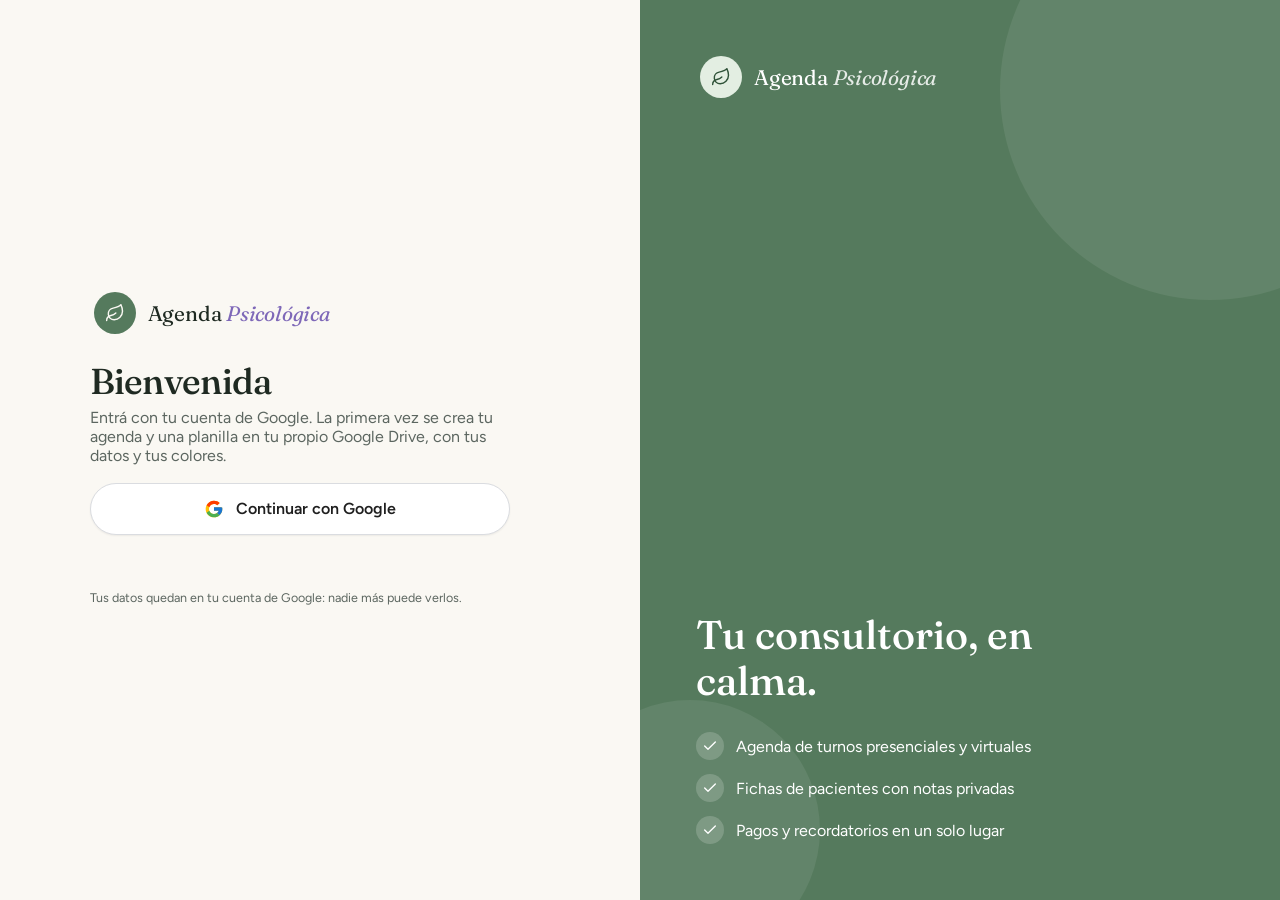
<file: index.html>
<!DOCTYPE html>
<html lang="es">
<head>
<meta charset="utf-8">
<meta name="viewport" content="width=device-width, initial-scale=1">
<meta name="theme-color" content="#557A5D">
<link rel="manifest" href="manifest.webmanifest">
<link rel="icon" href="icon-192.png">
<link rel="apple-touch-icon" href="icon-192.png">
<meta name="apple-mobile-web-app-capable" content="yes">
<title>Agenda Psicológica</title>
<link rel="preconnect" href="https://fonts.googleapis.com">
<link href="https://fonts.googleapis.com/css2?family=Fraunces:ital,opsz,wght@0,9..144,400;0,9..144,500;1,9..144,400&family=Figtree:wght@400;500;600&family=Great+Vibes&display=swap" rel="stylesheet">
<link rel="stylesheet" href="app.css">
</head>
<body class="auth">
<svg width="0" height="0" style="position:absolute" aria-hidden="true">
<symbol id="i-home" viewBox="0 0 24 24"><rect x="3" y="3" width="7" height="9" rx="1.5"/><rect x="14" y="3" width="7" height="5" rx="1.5"/><rect x="14" y="12" width="7" height="9" rx="1.5"/><rect x="3" y="16" width="7" height="5" rx="1.5"/></symbol>
<symbol id="i-cal" viewBox="0 0 24 24"><rect x="3" y="4" width="18" height="18" rx="2"/><path d="M16 2v4M8 2v4M3 10h18"/></symbol>
<symbol id="i-users" viewBox="0 0 24 24"><path d="M16 21v-2a4 4 0 0 0-4-4H6a4 4 0 0 0-4 4v2"/><circle cx="9" cy="7" r="4"/><path d="M22 21v-2a4 4 0 0 0-3-3.87M16 3.13a4 4 0 0 1 0 7.75"/></symbol>
<symbol id="i-user-plus" viewBox="0 0 24 24"><path d="M16 21v-2a4 4 0 0 0-4-4H6a4 4 0 0 0-4 4v2"/><circle cx="9" cy="7" r="4"/><path d="M19 8v6M22 11h-6"/></symbol>
<symbol id="i-card" viewBox="0 0 24 24"><rect x="2" y="5" width="20" height="14" rx="2"/><path d="M2 10h20"/></symbol>
<symbol id="i-bell" viewBox="0 0 24 24"><path d="M6 8a6 6 0 0 1 12 0c0 7 3 9 3 9H3s3-2 3-9"/><path d="M10.3 21a1.94 1.94 0 0 0 3.4 0"/></symbol>
<symbol id="i-set" viewBox="0 0 24 24"><path d="M4 21v-7M4 10V3M12 21v-9M12 8V3M20 21v-5M20 12V3M1 14h6M9 8h6M17 16h6"/></symbol>
<symbol id="i-spark" viewBox="0 0 24 24"><path d="M12 3l1.9 5.1L19 10l-5.1 1.9L12 17l-1.9-5.1L5 10l5.1-1.9z"/><path d="M19 16l.8 2.2L22 19l-2.2.8L19 22l-.8-2.2L16 19l2.2-.8z"/></symbol>
<symbol id="i-wallet" viewBox="0 0 24 24"><path d="M19 7V4a1 1 0 0 0-1-1H5a2 2 0 0 0 0 4h15a1 1 0 0 1 1 1v4h-3a2 2 0 0 0 0 4h3a1 1 0 0 0 1-1v-2a1 1 0 0 0-1-1"/><path d="M3 5v14a2 2 0 0 0 2 2h15a1 1 0 0 0 1-1v-4"/></symbol>
<symbol id="i-pin" viewBox="0 0 24 24"><path d="M20 10c0 6-8 12-8 12s-8-6-8-12a8 8 0 0 1 16 0Z"/><circle cx="12" cy="10" r="3"/></symbol>
<symbol id="i-video" viewBox="0 0 24 24"><path d="m22 8-6 4 6 4V8Z"/><rect x="2" y="6" width="14" height="12" rx="2"/></symbol>
<symbol id="i-plus" viewBox="0 0 24 24"><path d="M12 5v14M5 12h14"/></symbol>
<symbol id="i-arrow" viewBox="0 0 24 24"><path d="M5 12h14M13 6l6 6-6 6"/></symbol>
<symbol id="i-back" viewBox="0 0 24 24"><path d="M19 12H5M11 6l-6 6 6 6"/></symbol>
<symbol id="i-search" viewBox="0 0 24 24"><circle cx="11" cy="11" r="7"/><path d="m20 20-3.5-3.5"/></symbol>
<symbol id="i-menu" viewBox="0 0 24 24"><path d="M4 7h16M4 12h16M4 17h16"/></symbol>
<symbol id="i-download" viewBox="0 0 24 24"><path d="M21 15v4a2 2 0 0 1-2 2H5a2 2 0 0 1-2-2v-4M7 10l5 5 5-5M12 15V3"/></symbol>
<symbol id="i-x" viewBox="0 0 24 24"><path d="M6 6l12 12M18 6 6 18"/></symbol>
<symbol id="i-left" viewBox="0 0 24 24"><path d="M15 6l-6 6 6 6"/></symbol>
<symbol id="i-right" viewBox="0 0 24 24"><path d="M9 6l6 6-6 6"/></symbol>
<symbol id="i-check" viewBox="0 0 24 24"><path d="M20 6 9 17l-5-5"/></symbol>
<symbol id="i-phone" viewBox="0 0 24 24"><path d="M22 16.9v3a2 2 0 0 1-2.2 2 19.8 19.8 0 0 1-8.6-3.1 19.5 19.5 0 0 1-6-6A19.8 19.8 0 0 1 2.1 4.2 2 2 0 0 1 4.1 2h3a2 2 0 0 1 2 1.7c.1.9.4 1.8.7 2.7a2 2 0 0 1-.5 2.1L8 9.8a16 16 0 0 0 6 6l1.3-1.3a2 2 0 0 1 2.1-.4c.9.3 1.8.6 2.7.7a2 2 0 0 1 1.7 2Z"/></symbol>
<symbol id="i-mail" viewBox="0 0 24 24"><rect x="2" y="4" width="20" height="16" rx="2"/><path d="m22 7-10 6L2 7"/></symbol>
<symbol id="i-edit" viewBox="0 0 24 24"><path d="M12 20h9"/><path d="M16.5 3.5a2.1 2.1 0 0 1 3 3L7 19l-4 1 1-4Z"/></symbol>
<symbol id="i-note" viewBox="0 0 24 24"><path d="M14 2H6a2 2 0 0 0-2 2v16a2 2 0 0 0 2 2h12a2 2 0 0 0 2-2V8Z"/><path d="M14 2v6h6M16 13H8M16 17H8M10 9H8"/></symbol>
<symbol id="i-chat" viewBox="0 0 24 24"><path d="M7.9 20A9 9 0 1 0 4 16.1L2 22Z"/></symbol>
<symbol id="i-logout" viewBox="0 0 24 24"><path d="M9 21H5a2 2 0 0 1-2-2V5a2 2 0 0 1 2-2h4M16 17l5-5-5-5M21 12H9"/></symbol>
<symbol id="i-upload" viewBox="0 0 24 24"><path d="M21 15v4a2 2 0 0 1-2 2H5a2 2 0 0 1-2-2v-4M17 8l-5-5-5 5M12 3v12"/></symbol>
<symbol id="i-clock" viewBox="0 0 24 24"><circle cx="12" cy="12" r="9"/><path d="M12 7v5l3 2"/></symbol>
<symbol id="i-send" viewBox="0 0 24 24"><path d="m22 2-7 20-4-9-9-4Z"/><path d="M22 2 11 13"/></symbol>
<symbol id="i-pause" viewBox="0 0 24 24"><rect x="6" y="5" width="4" height="14" rx="1"/><rect x="14" y="5" width="4" height="14" rx="1"/></symbol>
<symbol id="i-play" viewBox="0 0 24 24"><path d="M7 4v16l13-8Z"/></symbol>
<symbol id="i-lock" viewBox="0 0 24 24"><rect x="4" y="11" width="16" height="10" rx="2"/><path d="M8 11V7a4 4 0 0 1 8 0v4"/></symbol>
<symbol id="i-palette" viewBox="0 0 24 24"><path d="M12 22a10 10 0 1 1 10-10c0 2.8-2.2 4-4 4h-2a2 2 0 0 0-1.5 3.3A1.7 1.7 0 0 1 12 22Z"/><circle cx="7.5" cy="10.5" r="1"/><circle cx="10.5" cy="7" r="1"/><circle cx="15" cy="7.5" r="1"/></symbol>
<!-- Logos -->
<symbol id="l-hoja" viewBox="0 0 24 24"><path d="M11 20A7 7 0 0 1 9.8 6.1C15.5 5 17 4.48 19 2c1 2 2 4.18 2 8 0 5.5-4.78 10-10 10Z"/><path d="M2 21c0-3 1.85-5.36 5.08-6C9.5 14.52 12 13 13 12"/></symbol>
<symbol id="l-brote" viewBox="0 0 24 24"><path d="M7 20h10M10 20c5.5-2.5.8-6.4 3-10"/><path d="M9.5 9.4c1.1.8 1.8 2.2 2.3 3.7-2 .4-3.5.4-4.8-.3-1.2-.6-2.3-1.9-3-4.2 2.8-.5 4.4 0 5.5.8Z"/><path d="M14.1 6a7 7 0 0 0-1.1 4c1.9-.1 3.3-.6 4.3-1.4 1-1 1.6-2.3 1.7-4.6-2.7.1-4 1-4.9 2Z"/></symbol>
<symbol id="l-corazon" viewBox="0 0 24 24"><path d="M19 14c1.49-1.46 3-3.21 3-5.5A5.5 5.5 0 0 0 16.5 3c-1.76 0-3 .5-4.5 2-1.5-1.5-2.74-2-4.5-2A5.5 5.5 0 0 0 2 8.5c0 2.3 1.5 4.05 3 5.5l7 7Z"/></symbol>
<symbol id="l-dialogo" viewBox="0 0 24 24"><path d="M7.9 20A9 9 0 1 0 4 16.1L2 22Z"/><path d="M8 12h.01M12 12h.01M16 12h.01"/></symbol>
<symbol id="l-infinito" viewBox="0 0 24 24"><path d="M12 12c-2-2.67-4-4-6-4a4 4 0 1 0 0 8c2 0 4-1.33 6-4Zm0 0c2 2.67 4 4 6 4a4 4 0 0 0 0-8c-2 0-4 1.33-6 4Z"/></symbol>
<symbol id="l-sol" viewBox="0 0 24 24"><circle cx="12" cy="12" r="4"/><path d="M12 2v2M12 20v2M4.9 4.9l1.4 1.4M17.7 17.7l1.4 1.4M2 12h2M20 12h2M6.3 17.7l-1.4 1.4M19.1 4.9l-1.4 1.4"/></symbol>
</svg>

<div class="app">
<aside class="side">
  <div class="brand" data-brand></div>
  <button class="btn-primary" data-nuevo style="height:50px;font-size:16px"><svg width="18" height="18" fill="none" stroke="currentColor" stroke-width="2" stroke-linecap="round" aria-hidden="true"><use href="#i-plus"/></svg>Nuevo turno</button>
  <nav class="menu" aria-label="Principal" id="menu"></nav>
  <div style="flex:1"></div>
  <div class="user"><div class="av lavanda" data-ini-prof>LM</div><div style="flex:1;min-width:0"><div style="font-size:15px;font-weight:600" data-nombre-prof>Mi consultorio</div><div class="sync" data-sync>Guardado</div></div><button class="x" data-salir aria-label="Cerrar sesión" title="Cerrar sesión"><svg width="17" height="17" fill="none" stroke="currentColor" stroke-width="1.8" stroke-linecap="round" stroke-linejoin="round" aria-hidden="true"><use href="#i-logout"/></svg></button></div>
</aside>

<main>
<div class="wrap">
  <div class="mtop">
    <div class="brand small" data-brand></div>
    <button class="av lavanda" data-go="configuracion" aria-label="Configuración" style="border:none" data-ini-prof>LM</button>
  </div>
  <div id="view"></div>
</div>
</main>
</div>

<div id="auth"></div>

<nav class="bnav" aria-label="Principal" id="bnav"></nav>
<button class="fab" data-nuevo aria-label="Nuevo turno"><svg width="24" height="24" fill="none" stroke="currentColor" stroke-width="2" stroke-linecap="round" aria-hidden="true"><use href="#i-plus"/></svg></button>

<!-- Turno: crear / editar -->
<div class="overlay" id="ovNuevo" role="dialog" aria-modal="true" aria-labelledby="tNuevo">
  <form class="modal" id="fNuevo">
    <input type="hidden" name="tid">
    <div class="card-h"><h2 id="tNuevo">Nuevo turno</h2><button type="button" class="x" data-close aria-label="Cerrar"><svg width="18" height="18" fill="none" stroke="currentColor" stroke-width="2" stroke-linecap="round" aria-hidden="true"><use href="#i-x"/></svg></button></div>
    <div class="fgrid">
      <label class="f full">Paciente
        <input name="nombre" list="lpac" required placeholder="Escribí o elegí un paciente" autocomplete="off">
        <datalist id="lpac"></datalist>
      </label>
      <label class="f">Fecha<input name="fecha" type="date" required></label>
      <label class="f">Hora<input name="hora" type="time" value="16:00" required></label>
      <label class="f">Duración<select name="dur"><option>30 min</option><option>45 min</option><option>50 min</option><option>60 min</option><option>90 min</option></select></label>
      <label class="f">Honorarios<input name="monto" inputmode="numeric" value="25.000"></label>
      <div class="f full">Modalidad
        <div class="seg">
          <label><input type="radio" name="mod" value="p" checked><svg width="16" height="16" fill="none" stroke="currentColor" stroke-width="1.7" aria-hidden="true"><use href="#i-pin"/></svg>Presencial</label>
          <label><input type="radio" name="mod" value="v"><svg width="16" height="16" fill="none" stroke="currentColor" stroke-width="1.7" aria-hidden="true"><use href="#i-video"/></svg>Virtual</label>
        </div>
      </div>
      <div id="dispAviso" class="disp-aviso" role="status"></div>
      <label class="f full">Nota (opcional)<textarea name="nota" rows="2" placeholder="Solo la ves vos"></textarea></label>
    </div>
    <div class="mact"><button type="button" class="btn-ghost" data-close>Cancelar</button><button class="btn-primary" type="submit" id="bGuardar">Guardar turno</button></div>
  </form>
</div>

<!-- Paciente: crear / editar -->
<div class="overlay" id="ovPac" role="dialog" aria-modal="true" aria-labelledby="tPac">
  <form class="modal" id="fPac" style="max-width:640px">
    <input type="hidden" name="pid">
    <div class="card-h"><h2 id="tPac">Nuevo paciente</h2><button type="button" class="x" data-close aria-label="Cerrar"><svg width="18" height="18" fill="none" stroke="currentColor" stroke-width="2" stroke-linecap="round" aria-hidden="true"><use href="#i-x"/></svg></button></div>
    <div class="fsec">Datos personales</div>
    <div class="fgrid">
      <label class="f full">Nombre y apellido<input name="nombre" required placeholder="Ej.: María López"></label>
      <label class="f">DNI<input name="dni" inputmode="numeric" placeholder="Opcional"></label>
      <label class="f">Fecha de nacimiento<input name="nac" type="date"></label>
      <label class="f">Teléfono<input name="tel" type="tel" placeholder="+54 9 387 …"></label>
      <label class="f">Email<input name="email" type="email" placeholder="Opcional"></label>
      <label class="f full">Contacto de emergencia<input name="contacto" placeholder="Nombre, vínculo y teléfono"></label>
    </div>
    <div class="fsec">Atención</div>
    <div class="fgrid">
      <label class="f">Cobertura<select name="obra"><option>Particular</option><option>OSDE</option><option>Swiss Medical</option><option>Galeno</option><option>IPS Salta</option><option>Otra</option></select></label>
      <label class="f">Honorario por sesión<input name="honor" inputmode="numeric" value="25.000"></label>
      <label class="f">Coseguro<input name="coseguro" inputmode="numeric" placeholder="$ 0"><span class="hint">Lo que abona el paciente por sesión si tiene obra social.</span></label>
      <div class="f">Modalidad preferida
        <div class="seg">
          <label><input type="radio" name="mod" value="p" checked>Presencial</label>
          <label><input type="radio" name="mod" value="v">Virtual</label>
        </div>
      </div>
      <label class="f">Estado<select name="estado"><option value="activo">Activo</option><option value="pausa">En pausa</option><option value="alta">Alta</option></select></label>
      <label class="f full">Motivo de consulta<textarea name="motivo" rows="2" placeholder="Breve, solo para vos"></textarea></label>
    </div>
    <div class="fsec">Trabajo y disponibilidad</div>
    <div class="fgrid">
      <label class="f">Dónde trabaja<input name="trabajo" placeholder="Ej.: Banco Macro, docente, estudiante"></label>
      <label class="f">Horario de trabajo<input name="horTrabajo" placeholder="Ej.: lun a vie, 8 a 16 h"></label>
      <div class="f full">Días que puede asistir<div id="pDias"></div></div>
      <label class="f">Puede desde<input name="dispDesde" type="time"></label>
      <label class="f">Puede hasta<input name="dispHasta" type="time"></label>
    </div>
    <div class="mact"><button type="button" class="btn-ghost" data-close>Cancelar</button><button class="btn-primary" type="submit" id="bPac">Guardar paciente</button></div>
  </form>
</div>

<!-- Registrar pago -->
<div class="overlay" id="ovPago" role="dialog" aria-modal="true" aria-labelledby="tPago">
  <form class="modal" id="fPago" style="max-width:460px">
    <input type="hidden" name="tid">
    <div class="card-h"><h2 id="tPago">Registrar pago</h2><button type="button" class="x" data-close aria-label="Cerrar"><svg width="18" height="18" fill="none" stroke="currentColor" stroke-width="2" stroke-linecap="round" aria-hidden="true"><use href="#i-x"/></svg></button></div>
    <div class="det" id="pagoInfo"></div>
    <div class="fgrid">
      <label class="f">Monto<input name="monto" inputmode="numeric"></label>
      <label class="f">Fecha de pago<input name="fecha" type="date"></label>
      <div class="f full">Medio de pago
        <div class="seg wrap3">
          <label><input type="radio" name="medio" value="Transferencia" checked>Transferencia</label>
          <label><input type="radio" name="medio" value="Efectivo">Efectivo</label>
          <label><input type="radio" name="medio" value="Mercado Pago">Mercado Pago</label>
        </div>
      </div>
    </div>
    <div class="note">Solo registra el pago en tu agenda: la app todavía no realiza cobros.</div>
    <div class="mact"><button type="button" class="btn-ghost" data-close>Cancelar</button><button class="btn-primary" type="submit">Registrar pago</button></div>
  </form>
</div>

<!-- Detalle de turno -->
<div class="overlay" id="ovDet" role="dialog" aria-modal="true" aria-labelledby="tDet">
  <div class="modal">
    <div class="card-h"><h2 id="tDet">Turno</h2><button type="button" class="x" data-close aria-label="Cerrar"><svg width="18" height="18" fill="none" stroke="currentColor" stroke-width="2" stroke-linecap="round" aria-hidden="true"><use href="#i-x"/></svg></button></div>
    <div class="det" id="detBody"></div>
    <div class="mact" id="detAct" style="flex-wrap:wrap"></div>
  </div>
</div>

<!-- Descargar Excel -->
<div class="overlay" id="ovExcel" role="dialog" aria-modal="true" aria-labelledby="tExcel">
  <div class="modal" style="max-width:560px">
    <div class="card-h"><h2 id="tExcel">Descargar Excel</h2><button type="button" class="x" data-close aria-label="Cerrar"><svg width="18" height="18" fill="none" stroke="currentColor" stroke-width="2" stroke-linecap="round" aria-hidden="true"><use href="#i-x"/></svg></button></div>
    <div id="xlBody" style="display:flex;flex-direction:column;gap:14px"></div>
    <div class="mact"><button type="button" class="btn-ghost" data-close>Cancelar</button><button type="button" class="btn-primary" id="bExcel"><svg width="17" height="17" fill="none" stroke="currentColor" stroke-width="2" stroke-linecap="round" stroke-linejoin="round" aria-hidden="true"><use href="#i-download"/></svg>Descargar</button></div>
  </div>
</div>

<div class="reconn" id="reconn" hidden role="status"><span>Para guardar en tu Drive, conectá con Google.</span><button type="button" class="btn-primary" data-reconectar>Conectar</button></div>

<div class="toast" id="toast" role="status"></div>
<script src="config.js"></script>
<script src="app.js"></script>
<script>if('serviceWorker' in navigator&&location.protocol==='https:')navigator.serviceWorker.register('sw.js').catch(function(){});</script>
</body>
</html>
</file>
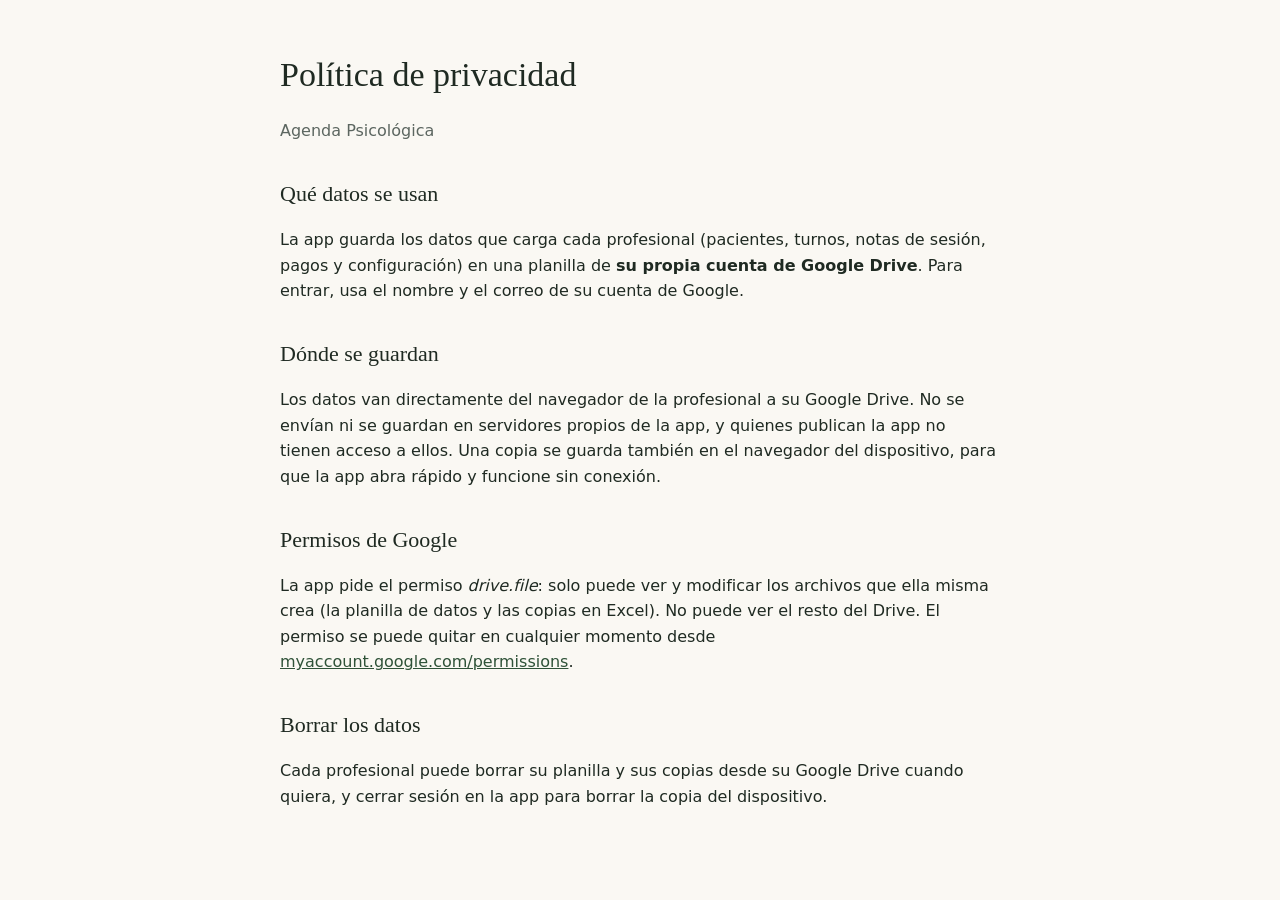
<file: privacidad.html>
<!DOCTYPE html>
<html lang="es">
<head>
<meta charset="utf-8">
<meta name="viewport" content="width=device-width, initial-scale=1">
<title>Agenda Psicológica · Privacidad</title>
<style>
body{margin:0;background:#FAF8F3;color:#1F2A22;font-family:system-ui,-apple-system,"Segoe UI",sans-serif;line-height:1.6}
main{max-width:720px;margin:0 auto;padding:48px 24px}
h1{font-family:Georgia,serif;font-weight:500;font-size:34px;margin:0 0 8px}
h2{font-family:Georgia,serif;font-weight:500;font-size:22px;margin:32px 0 8px}
a{color:#2F5238}
.sub{color:#5C6660}
</style>
</head>
<body>
<main>
<h1>Política de privacidad</h1>
<p class="sub">Agenda Psicológica</p>

<h2>Qué datos se usan</h2>
<p>La app guarda los datos que carga cada profesional (pacientes, turnos, notas de sesión, pagos y configuración) en una planilla de <b>su propia cuenta de Google Drive</b>. Para entrar, usa el nombre y el correo de su cuenta de Google.</p>

<h2>Dónde se guardan</h2>
<p>Los datos van directamente del navegador de la profesional a su Google Drive. No se envían ni se guardan en servidores propios de la app, y quienes publican la app no tienen acceso a ellos. Una copia se guarda también en el navegador del dispositivo, para que la app abra rápido y funcione sin conexión.</p>

<h2>Permisos de Google</h2>
<p>La app pide el permiso <i>drive.file</i>: solo puede ver y modificar los archivos que ella misma crea (la planilla de datos y las copias en Excel). No puede ver el resto del Drive. El permiso se puede quitar en cualquier momento desde <a href="https://myaccount.google.com/permissions">myaccount.google.com/permissions</a>.</p>

<h2>Borrar los datos</h2>
<p>Cada profesional puede borrar su planilla y sus copias desde su Google Drive cuando quiera, y cerrar sesión en la app para borrar la copia del dispositivo.</p>
</main>
</body>
</html>
</file>
<file: app.css>
:root{
  /* Paleta (la cambia Configuración → Apariencia) */
  --p:#557A5D; --ph:#476B4F; --pd:#2F5238; --pl:#E3EEE2; --pl2:#DFEADD; --pl3:#EEF3EA; --pb:#9DB8A0;
  --a:#8E79C9; --al:#ECE8F7; --ad:#4B3C78; --at:#7E68B8;
  --bg:#FAF8F3; --side:#F1F0E8;
  /* Neutros fijos */
  --card:#FDFCF8; --line:#ECE9DF; --line2:#E2DED2; --line3:#EEEBE2;
  --ink:#1F2A22; --ink2:#3E4842; --muted:#5C6660;
  --sand-l:#F6EBDD; --sand-d:#6E4C1F; --warn:#F6E6D2; --red-l:#F3E1E1; --red-d:#7A3B3B;
  --serif:Fraunces,Georgia,serif;
}
*{box-sizing:border-box}
body{margin:0;background:var(--bg);color:var(--ink);font-family:Figtree,system-ui,sans-serif;-webkit-font-smoothing:antialiased}
a{color:var(--pd);text-decoration:none}
button{font-family:inherit;cursor:pointer}
.app{display:flex;min-height:100vh}
body.auth .app,body.auth .bnav,body.auth .fab{display:none!important}
body:not(.auth) #auth{display:none}

/* Menú lateral */
.side{width:272px;flex-shrink:0;background:var(--side);border-right:1px solid var(--line2);padding:24px 20px;display:flex;flex-direction:column;gap:24px;position:sticky;top:0;height:100vh;overflow:auto}
.brand{display:flex;align-items:center;gap:12px;padding:0 4px;font-family:var(--serif);font-size:21px;letter-spacing:-.01em;line-height:1.15}
.brand i{color:var(--at)}
.brand.small{font-size:19px;padding:0}
.logo{width:42px;height:42px;border-radius:50%;background:var(--p);color:#FAF8F3;display:flex;align-items:center;justify-content:center;flex-shrink:0;overflow:hidden;font-family:var(--serif);font-size:20px}
.logo img{width:100%;height:100%;object-fit:cover}
.brand.small .logo{width:36px;height:36px;font-size:17px}
.btn-primary{display:inline-flex;align-items:center;justify-content:center;gap:8px;background:var(--p);color:#fff;border:none;border-radius:999px;padding:0 22px;height:46px;font-size:15px;font-weight:600;box-shadow:0 6px 16px rgba(31,42,34,.14);transition:background .15s;white-space:nowrap}
.btn-primary:hover{background:var(--ph)}
.btn-ghost{display:inline-flex;align-items:center;justify-content:center;gap:8px;background:var(--card);color:var(--ink);border:1px solid var(--line2);border-radius:999px;padding:0 18px;height:42px;font-size:14px;font-weight:500;white-space:nowrap}
.btn-ghost:hover{border-color:var(--pb)}
.btn-ghost:disabled{opacity:.55;cursor:not-allowed}
nav.menu{display:flex;flex-direction:column;gap:4px}
.nav-a{display:flex;align-items:center;gap:14px;padding:11px 16px;border-radius:14px;color:#2E3A31;font-size:16px;background:none;border:none;text-align:left;width:100%}
.nav-a:hover{background:var(--pl3)}
.nav-a[aria-current=page]{background:var(--pl2);font-weight:600}
.nav-a[aria-current=page] svg{stroke:var(--pd)}
.nav-a .badge{margin-left:auto;font-size:12px;font-weight:600;background:var(--al);color:var(--ad);border-radius:999px;padding:2px 8px}
.trial{background:#F6EFE2;border-radius:16px;padding:16px;display:flex;flex-direction:column;align-items:flex-start;gap:6px;font-size:13px;color:#5F5446;line-height:1.45}
.trial b{font-size:14px;color:#5A4524}
.user{background:var(--card);border-radius:18px;padding:12px;display:flex;align-items:center;gap:12px;box-shadow:0 1px 2px rgba(31,42,34,.05)}
.av{width:44px;height:44px;border-radius:50%;flex-shrink:0;display:inline-flex;align-items:center;justify-content:center;font-size:14px;font-weight:600}
.av.lg{width:72px;height:72px;font-size:24px;font-family:var(--serif);font-weight:500}
.av.salvia{background:var(--pl);color:var(--pd)}.av.lavanda{background:var(--al);color:var(--ad)}.av.arena{background:var(--sand-l);color:var(--sand-d)}

/* Estructura */
main{flex:1;min-width:0;padding:40px 48px 64px}
.wrap{max-width:1120px;margin:0 auto;display:flex;flex-direction:column;gap:28px}
.mtop{display:none;align-items:center;justify-content:space-between}
header.head{display:flex;flex-wrap:wrap;align-items:flex-end;justify-content:space-between;gap:20px}
h1{margin:0;font-family:var(--serif);font-weight:500;font-size:42px;letter-spacing:-.02em;line-height:1.1}
h2{margin:0;font-family:var(--serif);font-weight:500;font-size:23px}
h3{margin:0;font-size:16px;font-weight:600}
.sub{font-size:16px;color:var(--muted);margin-top:6px}
.search{display:flex;align-items:center;gap:8px;background:var(--card);border:1px solid var(--line2);border-radius:999px;padding:0 16px;height:46px;color:var(--muted)}
.search:focus-within{border-color:var(--p)}
.search input{border:none;outline:none;background:transparent;font:inherit;font-size:15px;width:190px;color:var(--ink)}
.kpis{display:grid;grid-template-columns:repeat(4,minmax(0,1fr));gap:20px}
.kpis.k3{grid-template-columns:repeat(3,minmax(0,1fr))}
.kpi{background:var(--card);border:1px solid var(--line);border-radius:22px;padding:22px;display:flex;flex-direction:column;gap:14px;text-align:left;font:inherit;color:inherit;transition:transform .15s,box-shadow .15s}
button.kpi:hover{transform:translateY(-2px);box-shadow:0 10px 24px rgba(31,42,34,.06)}
.ic{width:44px;height:44px;border-radius:50%;display:flex;align-items:center;justify-content:center;flex-shrink:0}
.ic.p{background:var(--pl);color:var(--pd)}.ic.a{background:var(--al);color:var(--ad)}.ic.s{background:var(--sand-l);color:#7A5A2E}
.kpi .n{font-family:var(--serif);font-size:34px;line-height:1}
.kpi .l{font-size:15px;color:var(--ink2);margin-top:4px}
.kpi .s{font-size:13px;color:var(--muted);margin-top:2px}
.cols{display:grid;grid-template-columns:minmax(0,1.65fr) minmax(0,1fr);gap:24px;align-items:start}
.card{background:var(--card);border:1px solid var(--line);border-radius:24px;padding:26px;display:flex;flex-direction:column;gap:18px}
.card-h{display:flex;align-items:center;justify-content:space-between;gap:12px;flex-wrap:wrap}
.link{display:inline-flex;align-items:center;gap:6px;font-size:15px;font-weight:500;background:none;border:none;color:var(--pd);padding:0}
.link:hover{text-decoration:underline}
.muted{color:var(--muted)}
.days{display:grid;grid-template-columns:repeat(6,minmax(0,1fr));gap:8px}
.day{display:flex;flex-direction:column;align-items:center;gap:2px;padding:10px 4px;border-radius:16px;background:var(--card);border:1px solid var(--line2);color:var(--ink);transition:all .15s}
.day:hover{border-color:var(--pb)}
.day.hoy{background:var(--pl3);border-color:var(--pb)}
.day[aria-pressed=true]{background:var(--p);border-color:var(--p);color:#fff}
.day .d1{font-size:12px;letter-spacing:.06em;text-transform:uppercase}
.day .d2{font-family:var(--serif);font-size:22px;line-height:1.1}
.day .d3{font-size:12px}
.row{display:flex;align-items:center;gap:16px;padding:14px 10px;border-top:1px solid var(--line3);border-radius:12px;width:100%;background:none;border-left:none;border-right:none;border-bottom:none;text-align:left;color:inherit;font:inherit}
.row:hover{background:#F6F4EC}
.row .h{font-family:var(--serif);font-size:20px;width:62px;flex-shrink:0}
.row .who{flex:1;min-width:0;display:flex;flex-direction:column;gap:3px}
.row .nm{font-size:16px;font-weight:500}
.row .dt{display:flex;align-items:center;gap:6px;font-size:14px;color:var(--muted)}
.row .pg{font-size:13px;color:var(--muted);flex-shrink:0}
.tag{font-size:13px;font-weight:500;border-radius:999px;padding:4px 12px;flex-shrink:0;white-space:nowrap;display:inline-block}
.t-confirmado,.t-enviado,.t-activo,.t-cobrado{background:var(--pl2);color:var(--pd)}
.t-pendiente,.t-a-cobrar{background:var(--warn);color:var(--sand-d)}
.t-realizada,.t-alta,.t-pausado{background:#ECEAE3;color:#4A524C}
.t-cancelada{background:var(--red-l);color:var(--red-d)}
.t-programado,.t-pausa{background:var(--al);color:var(--ad)}
.empty{padding:28px 10px;border-top:1px solid var(--line3);color:var(--muted);font-size:15px}
.rec{background:#F6F4EE;border-radius:16px;padding:14px 16px;display:flex;flex-direction:column;gap:4px}
.rec .top{display:flex;align-items:center;justify-content:space-between;gap:10px;font-size:15px;font-weight:500}
.rec .tag{font-size:12px;padding:3px 10px}
.rec .dt{font-size:13px;color:var(--muted);line-height:1.45}
.note{font-size:12.5px;color:var(--muted);line-height:1.5}
.pay{display:flex;align-items:center;justify-content:space-between;gap:12px;padding:12px 0;border-top:1px solid var(--line3)}
.pay .nm{font-size:15px;font-weight:500}.pay .dt{font-size:13px;color:var(--muted)}
.pay .m{font-family:var(--serif);font-size:18px;white-space:nowrap}
.mini{font-size:13px;font-weight:600;color:var(--pd);background:var(--pl);border:none;border-radius:999px;padding:7px 12px;margin-left:10px;white-space:nowrap}
.mini:hover{background:var(--pl2)}
.total{display:flex;justify-content:space-between;align-items:center;padding-top:12px;border-top:1px solid var(--line2);font-size:14px;color:var(--ink2)}
.total .m{font-family:var(--serif);font-size:20px;color:#7A5A2E}
.toolbar{display:flex;flex-wrap:wrap;align-items:center;justify-content:space-between;gap:12px}
.tabs{display:flex;background:#EFECE3;border-radius:999px;padding:4px;flex-wrap:wrap}
.tabs button{border:none;background:none;border-radius:999px;padding:9px 16px;font-size:14.5px;color:var(--ink2)}
.tabs button[aria-pressed=true]{background:var(--card);color:var(--ink);font-weight:600;box-shadow:0 1px 3px rgba(31,42,34,.1)}
.tabs button .c{font-size:12px;color:var(--muted);margin-left:4px}

/* Tablas */
.tbox{background:var(--card);border:1px solid var(--line);border-radius:24px;overflow:hidden}
.tscroll{overflow-x:auto}
table.t{width:100%;border-collapse:collapse;font-size:14.5px}
table.t th{text-align:left;font-size:12px;letter-spacing:.06em;text-transform:uppercase;color:var(--muted);font-weight:500;padding:14px 18px;border-bottom:1px solid var(--line)}
table.t td{padding:14px 18px;border-bottom:1px solid var(--line3);vertical-align:middle}
table.t tr:last-child td{border-bottom:none}
table.t tbody tr.clic{cursor:pointer}
table.t tbody tr.clic:hover{background:#F8F6F0}
table.t .num{text-align:right;font-variant-numeric:tabular-nums;white-space:nowrap}
.pcell{display:flex;align-items:center;gap:12px}
.pcell .nm{font-weight:500;font-size:15px}
.pcell .dt{font-size:13px;color:var(--muted)}

/* Ficha paciente */
.ficha-h{display:flex;flex-wrap:wrap;align-items:center;gap:20px}
.ficha-h .info{flex:1;min-width:220px;display:flex;flex-direction:column;gap:6px}
.dgrid{display:grid;grid-template-columns:repeat(2,minmax(0,1fr));gap:2px 24px}
.dgrid div{padding:10px 0;border-top:1px solid var(--line3);display:flex;flex-direction:column;gap:2px;font-size:15px}
.dgrid span{font-size:12.5px;color:var(--muted)}
.notas{display:flex;flex-direction:column;gap:10px}
.nota{background:#F6F4EE;border-radius:14px;padding:12px 14px;font-size:14.5px;line-height:1.5}
.nota .f{font-size:12.5px;color:var(--muted);margin-bottom:2px}
.privado{display:inline-flex;align-items:center;gap:6px;font-size:12.5px;color:var(--muted)}

/* Barras de ingresos */
.bars{display:grid;grid-template-columns:repeat(auto-fit,minmax(40px,1fr));gap:14px;align-items:end;height:180px;padding-top:10px}
.bar{display:flex;flex-direction:column;align-items:center;justify-content:flex-end;gap:6px;height:100%}
.bar .b{width:100%;max-width:56px;background:var(--p);border-radius:10px 10px 4px 4px;min-height:4px;opacity:.9}
.bar .b.fut{background:var(--pl2)}
.bar .v{font-size:12px;color:var(--ink2);white-space:nowrap}
.bar .k{font-size:12px;color:var(--muted);white-space:nowrap}

/* Placeholder */
.soon{background:var(--card);border:1px dashed #D5D9CC;border-radius:24px;padding:64px 32px;text-align:center;display:flex;flex-direction:column;align-items:center;gap:12px;color:var(--muted)}

/* Navegación inferior (celular) */
.bnav{display:none}
.fab{display:none}

/* Ventanas */
.overlay{position:fixed;inset:0;background:rgba(31,42,34,.35);display:none;align-items:center;justify-content:center;padding:20px;z-index:50}
.overlay.open{display:flex}
.modal{background:var(--card);border-radius:24px;width:100%;max-width:520px;max-height:92vh;overflow:auto;padding:28px;display:flex;flex-direction:column;gap:18px;box-shadow:0 30px 60px rgba(31,42,34,.2)}
.fsec{font-size:12px;letter-spacing:.08em;text-transform:uppercase;color:var(--muted);font-weight:600;margin-bottom:-6px}
.fgrid{display:grid;grid-template-columns:repeat(2,minmax(0,1fr));gap:14px}
.f{display:flex;flex-direction:column;gap:6px;font-size:14px;font-weight:500;color:var(--ink2)}
.f.full{grid-column:1/-1}
.f input,.f select,.f textarea{font:inherit;font-size:15px;font-weight:400;color:var(--ink);background:#fff;border:1px solid var(--line2);border-radius:12px;padding:11px 12px;outline:none;width:100%}
.f input:focus,.f select:focus,.f textarea:focus{border-color:var(--p);box-shadow:0 0 0 3px var(--pl)}
.f .hint{font-size:12.5px;color:var(--muted);font-weight:400}
.seg{display:flex;gap:8px;flex-wrap:wrap}
.seg label{flex:1;display:flex;align-items:center;justify-content:center;gap:6px;border:1px solid var(--line2);border-radius:12px;padding:10px;font-weight:500;cursor:pointer;background:#fff;white-space:nowrap;position:relative}
.seg input{position:absolute;opacity:0;pointer-events:none}
.seg label:has(input:checked){background:var(--pl);border-color:var(--pb);color:var(--pd)}
.seg label:has(input:focus-visible){outline:2px solid var(--p)}
.mact{display:flex;justify-content:flex-end;gap:10px;flex-wrap:wrap}
.toast{position:fixed;left:50%;bottom:28px;transform:translateX(-50%) translateY(20px);background:var(--ink);color:#fff;padding:12px 20px;border-radius:999px;font-size:14px;opacity:0;transition:all .25s;z-index:60;pointer-events:none;max-width:90vw;text-align:center}
.toast.show{opacity:1;transform:translateX(-50%) translateY(0)}
.det{display:flex;flex-direction:column;gap:12px;font-size:15px}
.det .r{display:flex;justify-content:space-between;gap:12px;padding:10px 0;border-top:1px solid var(--line3)}
.det .r span:first-child{color:var(--muted)}
.x{width:40px;height:40px;border-radius:50%;border:none;background:#F1F0E8;display:flex;align-items:center;justify-content:center;flex-shrink:0;color:var(--ink2)}
.x:hover{background:#E8E6DC}

/* Interruptor */
.sw{display:flex;align-items:center;justify-content:space-between;gap:16px;padding:14px 0;border-top:1px solid var(--line3);cursor:pointer}
.sw .txt{display:flex;flex-direction:column;gap:2px;font-size:15px;font-weight:500}
.sw .txt span{font-size:13px;color:var(--muted);font-weight:400}
.sw input{appearance:none;-webkit-appearance:none;width:46px;height:28px;border-radius:999px;background:#D9D6CB;position:relative;cursor:pointer;flex-shrink:0;transition:background .15s;margin:0}
.sw input::after{content:"";position:absolute;top:3px;left:3px;width:22px;height:22px;border-radius:50%;background:#fff;box-shadow:0 1px 3px rgba(0,0,0,.2);transition:left .15s}
.sw input:checked{background:var(--p)}
.sw input:checked::after{left:21px}
.sw input:disabled{opacity:.5;cursor:not-allowed}
.soon-tag{font-size:11.5px;font-weight:600;background:var(--al);color:var(--ad);border-radius:999px;padding:2px 8px;margin-left:6px;vertical-align:1px}

/* Configuración */
.cfg{display:grid;grid-template-columns:220px minmax(0,1fr);gap:24px;align-items:start}
.cfg-nav{display:flex;flex-direction:column;gap:4px;position:sticky;top:24px}
.daypick{display:flex;gap:8px;flex-wrap:wrap}
.daypick label{width:48px;height:48px;border-radius:50%;border:1px solid var(--line2);display:flex;align-items:center;justify-content:center;font-weight:600;font-size:14px;cursor:pointer;background:#fff;position:relative}
.daypick input{position:absolute;opacity:0;pointer-events:none}
.daypick label:has(input:checked){background:var(--p);border-color:var(--p);color:#fff}
.paletas{display:grid;grid-template-columns:repeat(auto-fill,minmax(170px,1fr));gap:12px}
.paleta{border:2px solid var(--line2);border-radius:18px;padding:12px;background:#fff;display:flex;flex-direction:column;gap:10px;text-align:left;font:inherit;color:var(--ink)}
.paleta[aria-pressed=true]{border-color:var(--p);box-shadow:0 0 0 3px var(--pl)}
.paleta .sw4{display:flex;height:40px;border-radius:10px;overflow:hidden}
.paleta .sw4 i{flex:1}
.paleta b{font-size:14.5px;font-weight:600;display:flex;align-items:center;justify-content:space-between}
.logos{display:grid;grid-template-columns:repeat(auto-fill,minmax(96px,1fr));gap:12px}
.logoop{border:2px solid var(--line2);border-radius:18px;padding:14px 8px;background:#fff;display:flex;flex-direction:column;align-items:center;gap:8px;font:inherit;font-size:13px;color:var(--ink2)}
.logoop[aria-pressed=true]{border-color:var(--p);box-shadow:0 0 0 3px var(--pl);color:var(--ink);font-weight:600}
.preview{border:1px solid var(--line);border-radius:20px;padding:20px;display:flex;flex-wrap:wrap;align-items:center;gap:18px;background:var(--side)}
.filebtn{position:relative;overflow:hidden}
.filebtn input{position:absolute;inset:0;opacity:0;cursor:pointer}

/* Plantillas */
.plant{display:flex;flex-direction:column;gap:8px;padding:16px 0;border-top:1px solid var(--line3)}
.plant textarea{font:inherit;font-size:14.5px;border:1px solid var(--line2);border-radius:12px;padding:12px;resize:vertical;min-height:84px;outline:none;background:#fff}
.plant textarea:focus{border-color:var(--p);box-shadow:0 0 0 3px var(--pl)}
.vars{display:flex;flex-wrap:wrap;gap:6px}
.vars button{font-size:12.5px;border:1px dashed var(--pb);background:var(--pl3);color:var(--pd);border-radius:999px;padding:4px 10px}
.burbuja{background:#E7F4E4;border-radius:14px 14px 14px 4px;padding:12px 14px;font-size:14px;line-height:1.5;max-width:420px;white-space:pre-line;color:#1E2B20}

/* Suscripción */
.planes{display:grid;grid-template-columns:repeat(3,minmax(0,1fr));gap:20px;align-items:stretch}
.plan{background:var(--card);border:1px solid var(--line);border-radius:24px;padding:26px;display:flex;flex-direction:column;gap:16px;position:relative}
.plan.dest{border:2px solid var(--p);box-shadow:0 16px 40px rgba(31,42,34,.08)}
.plan .precio{font-family:var(--serif);font-size:38px;line-height:1}
.plan .precio small{font-family:Figtree,sans-serif;font-size:14px;color:var(--muted);margin-left:4px}
.plan ul{list-style:none;padding:0;margin:0;display:flex;flex-direction:column;gap:10px;font-size:14.5px;flex:1}
.plan li{display:flex;gap:10px;align-items:flex-start;line-height:1.4}
.plan li svg{flex-shrink:0;margin-top:1px;color:var(--p)}
.cinta{position:absolute;top:-13px;left:26px;background:var(--p);color:#fff;font-size:12px;font-weight:600;border-radius:999px;padding:4px 12px}
.faq details{border-top:1px solid var(--line3);padding:14px 0}
.faq summary{cursor:pointer;font-weight:500;font-size:15px}
.faq p{margin:8px 0 0;color:var(--muted);font-size:14.5px;line-height:1.55}

/* Ingreso / registro */
#auth{min-height:100vh;display:grid;grid-template-columns:minmax(0,1fr) minmax(0,1fr)}
.auth-f{display:flex;flex-direction:column;justify-content:center;padding:48px clamp(24px,7vw,96px);gap:28px;background:var(--bg)}
.auth-f form{display:flex;flex-direction:column;gap:16px;max-width:420px;width:100%}
.auth-p{background:var(--p);color:#fff;padding:56px;display:flex;flex-direction:column;justify-content:space-between;gap:32px;position:relative;overflow:hidden}
.auth-p .circ{position:absolute;border-radius:50%;background:rgba(255,255,255,.08)}
.auth-p h2{font-size:40px;line-height:1.15;color:#fff;max-width:440px}
.auth-p ul{list-style:none;padding:0;margin:0;display:flex;flex-direction:column;gap:14px;font-size:16px}
.auth-p li{display:flex;gap:12px;align-items:center}
.auth-p li span.ck{width:28px;height:28px;border-radius:50%;background:rgba(255,255,255,.18);display:flex;align-items:center;justify-content:center;flex-shrink:0}
.prev-card{background:rgba(253,252,248,.97);color:var(--ink);border-radius:20px;padding:18px;max-width:400px;display:flex;flex-direction:column;gap:6px;box-shadow:0 20px 40px rgba(0,0,0,.15)}
.prev-card .row{padding:10px 4px}
.prev-card .row .h{font-size:17px;width:52px}
.sep{display:flex;align-items:center;gap:12px;color:var(--muted);font-size:13px}
.sep::before,.sep::after{content:"";flex:1;height:1px;background:var(--line2)}
.chk{display:flex;align-items:flex-start;gap:10px;font-size:14px;color:var(--ink2);line-height:1.4}
.chk input{width:18px;height:18px;margin:1px 0 0;accent-color:var(--p)}

/* Calendario */
.ctool{display:flex;flex-wrap:wrap;align-items:center;justify-content:space-between;gap:14px}
.cnav{display:flex;align-items:center;gap:8px;flex-wrap:wrap}
.icb{width:42px;height:42px;border-radius:50%;border:1px solid var(--line2);background:var(--card);display:flex;align-items:center;justify-content:center;color:var(--ink)}
.icb:hover{border-color:var(--pb)}
.rango{font-family:var(--serif);font-size:24px;margin-left:6px;white-space:nowrap}
.segv{display:flex;background:#EFECE3;border-radius:999px;padding:4px}
.segv button{border:none;background:none;border-radius:999px;padding:9px 18px;font-size:15px;color:var(--ink2)}
.segv button[aria-pressed=true]{background:var(--card);color:var(--ink);font-weight:600;box-shadow:0 1px 3px rgba(31,42,34,.1)}
.cal{background:var(--card);border:1px solid var(--line);border-radius:24px;overflow:hidden}
.cal-scroll{overflow-x:auto}
.whead{display:grid;border-bottom:1px solid var(--line)}
.whead .wd{padding:14px 4px 12px;text-align:center;display:flex;flex-direction:column;align-items:center;gap:4px;background:none;border:none;color:inherit;font:inherit}
.whead .wd:hover .num{background:var(--pl3)}
.whead .dn{font-size:12px;letter-spacing:.08em;color:var(--muted);text-transform:uppercase}
.whead .num{font-family:var(--serif);font-size:22px;width:42px;height:42px;border-radius:50%;display:flex;align-items:center;justify-content:center}
.whead .hoy .num{background:var(--p);color:#fff}
.whead .cnt{font-size:12px;color:var(--muted)}
.wbody{display:grid;position:relative}
.hcol{position:relative}
.hcol span{position:absolute;right:10px;transform:translateY(-50%);font-size:12px;color:var(--muted)}
.dcol{position:relative;border-left:1px solid var(--line3);cursor:pointer;background-image:linear-gradient(to bottom,var(--line3) 1px,transparent 1px),linear-gradient(to bottom,#F5F3EC 1px,transparent 1px);background-size:100% 60px,100% 30px}
.dcol:hover{background-color:#FBFAF5}
.dcol.hoy{background-color:var(--pl3)}
.ev{position:absolute;border:none;border-left:4px solid var(--p);background:var(--pl);color:var(--pd);border-radius:10px;padding:6px 8px;text-align:left;font:inherit;font-size:13px;line-height:1.3;overflow:hidden;display:flex;flex-direction:column;gap:2px;box-shadow:0 1px 2px rgba(31,42,34,.06);transition:box-shadow .15s,transform .15s}
.ev:hover{box-shadow:0 6px 14px rgba(31,42,34,.12);transform:translateY(-1px);z-index:3}
.ev b{font-weight:600;white-space:nowrap;overflow:hidden;text-overflow:ellipsis}
.ev small{font-size:12px;color:inherit;opacity:.9;display:flex;align-items:center;gap:4px}
.ev.v{border-left-color:var(--a);background:var(--al);color:var(--ad)}
.ev.pend{background-image:repeating-linear-gradient(135deg,transparent 0 8px,rgba(255,255,255,.55) 8px 14px)}
.ev.canc{border-left-color:#B9B4A8;background:#F1EFE9;color:#5F645F}
.ev.canc b{text-decoration:line-through}
.ev.real{opacity:.8}
.legend{display:flex;flex-wrap:wrap;gap:16px;font-size:13px;color:var(--muted)}
.legend i{display:inline-block;width:12px;height:12px;border-radius:4px;margin-right:6px;vertical-align:-1px}
.mgrid{display:grid;grid-template-columns:repeat(7,minmax(0,1fr))}
.mh{padding:12px 10px;font-size:12px;letter-spacing:.08em;text-transform:uppercase;color:var(--muted);border-bottom:1px solid var(--line)}
.mc{min-height:118px;border-right:1px solid var(--line3);border-bottom:1px solid var(--line3);padding:8px;display:flex;flex-direction:column;gap:4px;cursor:pointer;background:var(--card)}
.mc:hover{background:#FBFAF5}
.mc:nth-child(7n){border-right:none}
.mc.fuera{background:#F8F6F0}
.mc.fuera .mn{color:#8A918B}
.mc .mn{font-family:var(--serif);font-size:17px;width:32px;height:32px;border-radius:50%;display:flex;align-items:center;justify-content:center;background:none;border:none;color:var(--ink);padding:0}
.mc.hoy .mn{background:var(--p);color:#fff}
.chip{display:block;font-size:12px;border:none;border-radius:8px;padding:4px 6px;text-align:left;background:var(--pl);color:var(--pd);white-space:nowrap;overflow:hidden;text-overflow:ellipsis;width:100%;font-family:inherit}
.chip.v{background:var(--al);color:var(--ad)}
.chip.canc{background:#F1EFE9;color:#5F645F;text-decoration:line-through}
.chip:hover{filter:brightness(.97)}
.mas{font-size:12px;color:var(--pd);font-weight:600;padding:2px 6px}
.dots{display:none;gap:3px;flex-wrap:wrap}
.dots i{width:6px;height:6px;border-radius:50%;background:var(--p)}
.dots i.v{background:var(--a)}
.dayl{display:grid;grid-template-columns:minmax(0,1.6fr) minmax(0,1fr);gap:24px;align-items:start}

/* Responsive */
@media (max-width:1180px){
  .kpis{grid-template-columns:repeat(2,minmax(0,1fr))}.kpis.k3{grid-template-columns:repeat(3,minmax(0,1fr))}
  .cols{grid-template-columns:minmax(0,1fr)}
  .planes{grid-template-columns:minmax(0,1fr)}
  .hide-md{display:none}
}
@media (max-width:960px){
  #auth{grid-template-columns:minmax(0,1fr)}
  .auth-p{display:none}
  .cfg{grid-template-columns:minmax(0,1fr)}
  .cfg-nav{position:static;flex-direction:row;overflow-x:auto;gap:6px}
  .cfg-nav .nav-a{white-space:nowrap;width:auto;padding:10px 14px;font-size:15px}
}
@media (max-width:860px){
  .side{display:none}
  main{padding:20px 18px 120px}
  .mtop{display:flex}
  h1{font-size:30px}
  .head .actions .btn-primary{display:none}
  .search{width:100%}.search input{width:100%}
  .head .actions,.toolbar .search{width:100%}
  .kpis,.kpis.k3{gap:12px;grid-template-columns:repeat(2,minmax(0,1fr))}
  .kpi{padding:16px;gap:10px}.kpi .n{font-size:26px}.kpi .ic{display:none}
  .days{gap:6px}.day .d2{font-size:18px}.day .d3{display:none}
  .card{padding:18px;border-radius:22px}
  .row{gap:12px;padding:12px 4px}.row .h{font-size:17px;width:48px}.row .av,.row .pg{display:none}
  .hide-sm{display:none}
  table.t th,table.t td{padding:12px 12px}
  .dgrid{grid-template-columns:minmax(0,1fr)}
  .bnav{display:grid;grid-template-columns:repeat(5,minmax(0,1fr));position:fixed;left:0;right:0;bottom:0;height:76px;padding:8px 6px 14px;background:var(--card);border-top:1px solid var(--line2);z-index:40}
  .bnav button{display:flex;flex-direction:column;align-items:center;justify-content:center;gap:4px;font-size:12px;color:#4A524C;background:none;border:none}
  .bnav button[aria-current=page]{color:var(--pd);font-weight:600}
  .fab{display:flex;position:fixed;right:18px;bottom:92px;width:58px;height:58px;border-radius:50%;background:var(--p);color:#fff;border:none;align-items:center;justify-content:center;box-shadow:0 8px 20px rgba(31,42,34,.25);z-index:41}
  .fgrid{grid-template-columns:minmax(0,1fr)}
  .overlay{align-items:flex-end;padding:0}
  .modal{border-radius:24px 24px 0 0;max-height:94vh;padding:22px}
  .rango{font-size:20px;width:100%;margin:4px 0 0}
  .ctool .cnav{width:100%}
  .segv{width:100%}.segv button{flex:1}
  .ctool .btn-primary,.toolbar .btn-primary.nuevo-top{display:none}
  .mc{min-height:64px;padding:4px;align-items:center}
  .mc .chip,.mc .mas{display:none}
  .dots{display:flex;justify-content:center}
  .mh{padding:10px 2px;text-align:center;font-size:11px}
  .dayl{grid-template-columns:minmax(0,1fr)}
  .tabs{width:100%}.tabs button{flex:1;padding:9px 8px}
}
.sr{position:absolute;width:1px;height:1px;overflow:hidden;clip:rect(0 0 0 0)}
/* Logos de letra y de línea */
.logo.mono-serif{font-family:var(--serif);font-style:italic;font-size:24px}
.logo.mono-script{font-family:'Great Vibes',cursive;font-size:28px;line-height:1;padding-top:2px}
.logo.mono-linea{background:transparent;color:var(--p);border:1.5px solid var(--p);font-family:var(--serif);font-size:20px;letter-spacing:.02em}
.logo.psi{font-family:var(--serif);font-size:24px}
.logo.claro{background:var(--pl);color:var(--pd)}
.brand.small .logo.mono-script{font-size:24px}
.logo.lg{width:72px;height:72px;font-size:32px}
.logo.lg.mono-script{font-size:44px}
.logo.lg svg{width:34px;height:34px}
.prev-card .pg{display:none}
.prev-card .row .dt{white-space:nowrap}
@media (max-width:860px){.tabs button .c{display:block;margin:0}}
/* Monogramas en SVG e ilustraciones */
.logo.msvg{padding:3px}
.logo.msvg svg{width:100%;height:100%}
.logo.lg.msvg svg{width:100%;height:100%}
.ilusgrid{display:grid;grid-template-columns:repeat(auto-fill,minmax(150px,1fr));gap:12px}
.ilusop{border:2px solid var(--line2);border-radius:18px;padding:8px;background:#fff;display:flex;flex-direction:column;gap:8px;font:inherit;color:var(--ink2);text-align:left}
.ilusop img{width:100%;height:110px;object-fit:cover;border-radius:12px}
.ilusop .sinilus{height:110px;border-radius:12px;background:var(--side);display:flex;align-items:center;justify-content:center;font-size:13px;color:var(--muted)}
.ilusop b{font-size:13.5px;font-weight:600;padding:0 4px 4px}
.ilusop[aria-pressed=true]{border-color:var(--p);box-shadow:0 0 0 3px var(--pl);color:var(--ink)}
.auth-p.ilus{background:var(--side);color:var(--ink);justify-content:center;align-items:center;text-align:left}
.auth-p.ilus h2{color:var(--ink);font-size:34px}
.auth-p.ilus .ilus-img{width:100%;max-width:440px;display:flex;justify-content:center}
.auth-p.ilus .ilus-img img{max-width:100%;max-height:48vh;border-radius:28px;mix-blend-mode:multiply}
.auth-p.ilus > div:last-child{width:100%;max-width:440px}
.auth-p.ilus li span.ck{background:var(--pl);color:var(--pd)}
.auth-p.ilus{flex-direction:column;gap:28px}
.auth-p.ilus .ilus-img img{max-height:52vh}
.ilus-top{display:none}
@media (max-width:960px){.ilus-top{display:block;width:100%;max-width:420px;height:200px;object-fit:cover;object-position:center 62%;border-radius:22px;margin-bottom:-8px}.auth-f{justify-content:flex-start;padding-top:28px}}
/* Inicio simplificado */
.resumen{display:flex;gap:10px;flex-wrap:wrap}
.chipk{display:flex;align-items:center;gap:8px;background:var(--card);border:1px solid var(--line);border-radius:999px;padding:6px 16px 6px 6px;font:inherit;font-size:14.5px;color:var(--ink2);transition:border-color .15s}
.chipk:hover{border-color:var(--pb)}
.chipk .ic{width:32px;height:32px}
.chipk b{font-family:var(--serif);font-weight:500;font-size:19px;color:var(--ink)}
@media (max-width:860px){.resumen{gap:8px;flex-wrap:nowrap;overflow-x:auto;margin:0 -18px;padding:0 18px 2px;scrollbar-width:none}.chipk{flex-shrink:0;white-space:nowrap}.head .actions{display:none}.chipk{font-size:13.5px;padding:4px 12px 4px 4px}.chipk .ic{width:28px;height:28px}.chipk b{font-size:17px}}
.cols.solo{grid-template-columns:minmax(0,1fr)}
@media (max-width:860px){
  .resumen{display:grid;grid-template-columns:repeat(2,minmax(0,1fr));gap:10px;overflow:visible;margin:0;padding:0}
  .chipk{display:grid;grid-template-columns:auto 1fr;grid-template-rows:auto auto;column-gap:10px;row-gap:0;align-items:center;border-radius:18px;padding:12px;white-space:normal;text-align:left;font-size:13px;line-height:1.25}
  .chipk .ic{grid-row:1/3;width:34px;height:34px}
  .chipk b{font-size:19px;line-height:1.15}
}
/* Calendario más compacto */
.cal-head h1{font-size:34px}
.whead .wd{padding:10px 4px 8px}
@media (max-width:860px){
  header.cal-head{display:none}
  .rango{width:auto;flex:1 1 auto;min-width:0;font-size:17px;margin:0 0 0 4px;white-space:normal;line-height:1.2}
  .ctool .cnav:first-child{flex-wrap:nowrap}
  .icb{width:38px;height:38px}
  .ctool .btn-ghost{height:38px;padding:0 14px}
  .segv button{padding:7px 10px;font-size:14px}
  .dayl > section,.legend{display:none}
  .whead .num{width:34px;height:34px;font-size:18px}
  .whead .cnt{display:none}
  .ev{padding:3px 6px;font-size:12px}
}
/* Lista de pacientes compacta */
.av.sm{width:36px;height:36px;font-size:13px}
table.t.compact td{padding:9px 18px}
table.t.compact th{padding:11px 18px}
table.t.compact .pcell{gap:10px}
table.t.compact .pcell .nm{font-size:14.5px}
@media (max-width:860px){table.t.compact thead{display:none}table.t.compact td{padding:9px 12px}}
/* Trabajo y disponibilidad */
.daypick.sm label{width:40px;height:40px;font-size:13px}
.disp{display:inline-flex;align-items:center;gap:6px;font-size:14px;color:var(--pd);background:var(--pl3);border-radius:999px;padding:5px 12px;margin-top:4px;width:fit-content}
.disp-aviso{grid-column:1/-1;display:flex;align-items:center;gap:8px;font-size:13.5px;color:var(--pd);background:var(--pl3);border-radius:12px;padding:9px 12px}
.disp-aviso:empty{display:none}
.disp-aviso.fuera{background:var(--warn);color:var(--sand-d)}
.lugar{border:1px solid var(--line);border-radius:18px;padding:16px;display:flex;flex-direction:column;gap:12px;background:#fff}
.lugar-h{display:flex;align-items:flex-end;gap:10px}
/* Estado de guardado */
.sync{font-size:12.5px;color:var(--muted)}
.sync.ok::before{content:"✓ ";color:var(--pd)}
.sync.err{color:#8A4A1F}
/* Descargar Excel */
.paletas.xl{grid-template-columns:repeat(auto-fill,minmax(120px,1fr));gap:8px}
.paletas.xl .paleta{padding:8px;gap:6px;border-radius:14px}
.paletas.xl .sw4{height:26px;border-radius:8px}
.paletas.xl b{font-size:13px}
/* Ingreso con Google y reconexión */
.gbtn{display:flex;align-items:center;justify-content:center;gap:12px;height:52px;border-radius:999px;border:1px solid #DADCE0;background:#fff;color:#1F1F1F;font-family:inherit;font-size:16px;font-weight:600;box-shadow:0 1px 2px rgba(0,0,0,.06);transition:box-shadow .15s,background .15s}
.gbtn:hover{background:#F8FAFF;box-shadow:0 2px 8px rgba(0,0,0,.1)}
.reconn{position:fixed;left:50%;bottom:24px;transform:translateX(-50%);z-index:55;display:flex;align-items:center;gap:14px;background:var(--ink);color:#fff;border-radius:18px;padding:10px 10px 10px 18px;font-size:14.5px;box-shadow:0 12px 30px rgba(0,0,0,.2);max-width:92vw}
.reconn[hidden]{display:none}
.reconn .btn-primary{height:40px}
@media (max-width:860px){.reconn{bottom:88px}}
</file>
